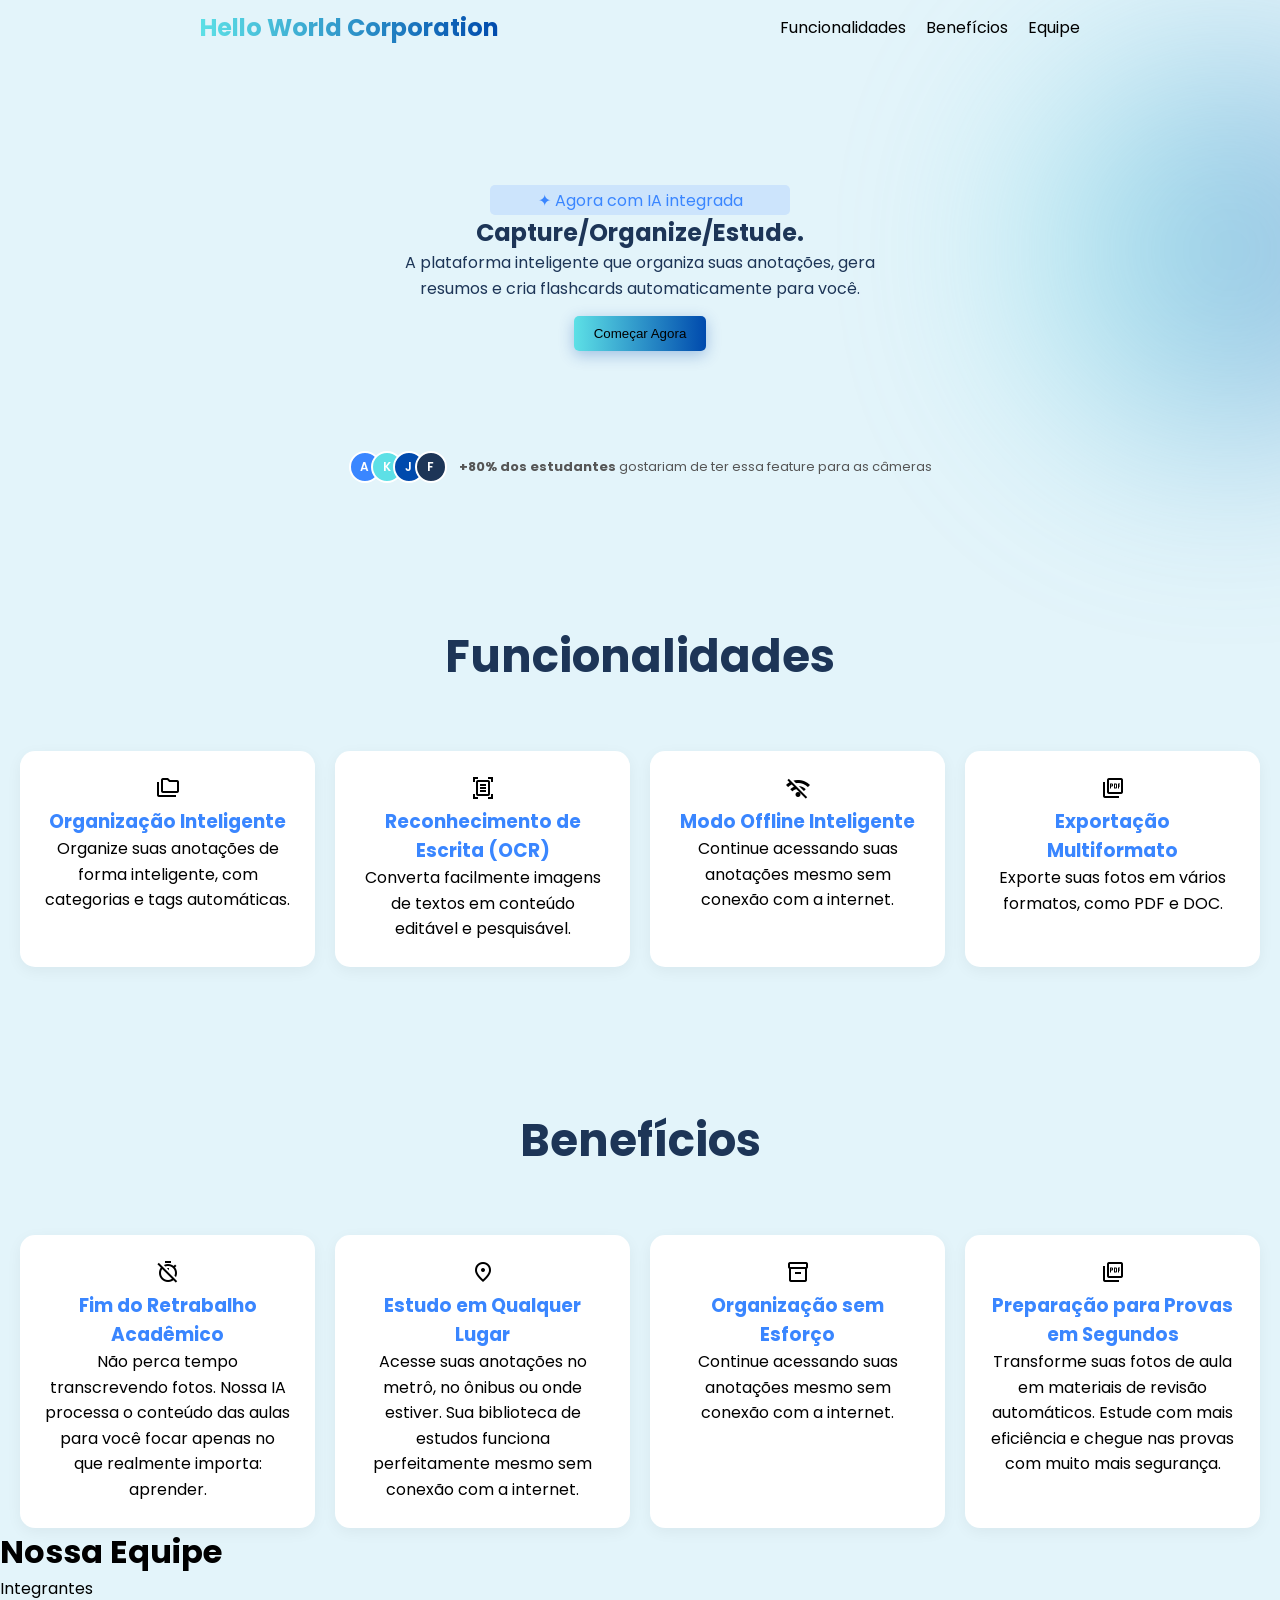
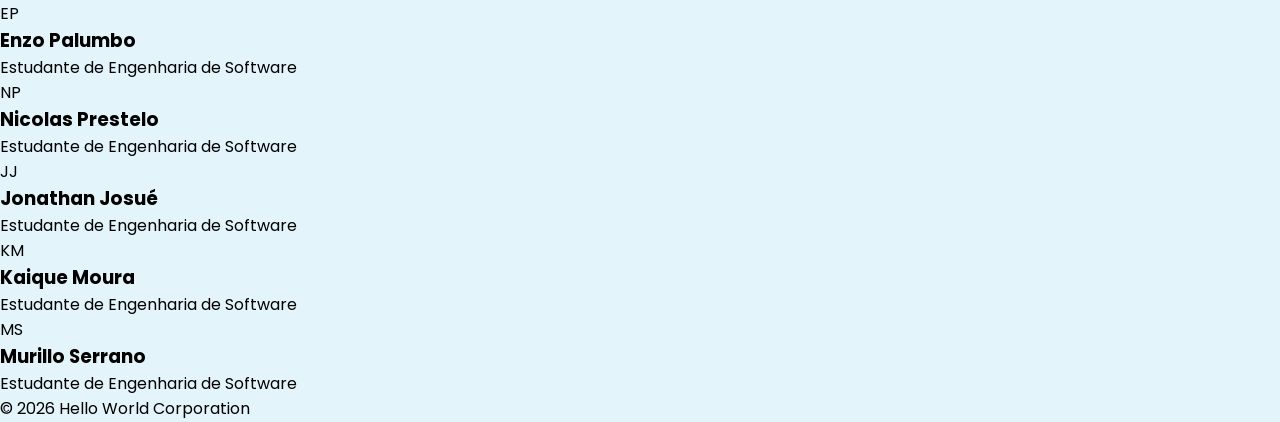
<file: index.html>
<!DOCTYPE html>
<html lang="en">
<head>
    <meta charset="UTF-8">
    <meta name="viewport" content="width=device-width, initial-scale=1.0">
    <title>Document</title>
    <!-- LINKS DE CSS -->
    <link rel="stylesheet" href="src/css/style.css">
    <!-- LINKS DE FONTES -->
    <link rel="preconnect" href="https://fonts.googleapis.com">
    <link rel="preconnect" href="https://fonts.gstatic.com" crossorigin>
    <link href="https://fonts.googleapis.com/css2?family=Inter:ital,opsz,wght@0,14..32,100..900;1,14..32,100..900&family=Poppins:ital,wght@0,100;0,200;0,300;0,400;0,500;0,600;0,700;0,800;0,900;1,100;1,200;1,300;1,400;1,500;1,600;1,700;1,800;1,900&display=swap" rel="stylesheet">

    <!-- LINKS DE ICONS -->
    <link rel="stylesheet" href="https://fonts.googleapis.com/css2?family=Material+Symbols+Outlined:opsz,wght,FILL,GRAD@24,400,0,0&icon_names=folder_copy" />
    <link rel="stylesheet" href="https://fonts.googleapis.com/css2?family=Material+Symbols+Outlined:opsz,wght,FILL,GRAD@24,400,0,0" />
</head>
<body>

    <header class="main-header">
        <div class="logo">
            <span>Hello World Corporation</span>
        </div>
        
        <nav class="nav-menu">
            <ul>
                <li><a href="#funcionalidades">Funcionalidades</a></li>
                <li><a href="#benefícios">Benefícios</a></li>
                <li><a href="#equipe">Equipe</a></li>
            </ul>
        </nav>
    </header>

    <main>
        <section class="hero">
            <span class="ia"> ✦ Agora com IA integrada</span>
            <h1>Capture<span>/</span>Organize<span>/</span>Estude.</h1>
            <p>A plataforma inteligente que organiza suas anotações, gera <br> resumos e cria flashcards automaticamente para você.</p>
            <button onclick="botaoComecar(this)" class="btn-primary">Começar Agora</button>
        </section>

        <div class="glow-sphere"></div>
        
            <div class="social-proof">
                <div class="avatars">
                    <div class="avatar" style="background: #3a86ff;">A</div>
                    <div class="avatar" style="background: #5de0e6;">K</div>
                    <div class="avatar" style="background: #004aad;">J</div>
                    <div class="avatar" style="background: #1d3557;">F</div>
                </div>
                <p><strong>+80% dos estudantes</strong> gostariam de ter essa feature para as câmeras</p>
            </div>

        <section class="features">
            <div class="features-header">
                <h1>Funcionalidades</h1>
            </div>

             <div class="features-grid">
                <div class="feature-card">
                    <span class="material-symbols-outlined">
                    folder_copy
                    </span>
                    <h3>Organização Inteligente</h3>
                    <p>Organize suas anotações de forma inteligente, com categorias e tags automáticas.</p>
                </div>

                <div class="feature-card">
                    <span class="material-symbols-outlined">
                    document_scanner
                    </span>
                    <h3>Reconhecimento de Escrita (OCR)</h3>
                    <p>Converta facilmente imagens de textos em conteúdo editável e pesquisável.</p>
                </div>

                <div class="feature-card">
                    <span class="material-symbols-outlined">
                    wifi_off
                    </span>
                    <h3>Modo Offline Inteligente</h3>
                    <p>Continue acessando suas anotações mesmo sem conexão com a internet.</p>
                </div>

                <div class="feature-card">
                    <span class="material-symbols-outlined">
                    picture_as_pdf
                    </span>
                    <h3>Exportação Multiformato</h3>
                    <p>Exporte suas fotos em vários formatos, como PDF e DOC.</p>
                </div>

               
            </div>

    </section>


    <section class="features">

        <div class="features-header">
                <h1>Benefícios</h1>
            </div>

             <div class="features-grid">
                <div class="feature-card">
                    <span class="material-symbols-outlined">
                    timer_off
                    </span>
                    <h3>Fim do Retrabalho Acadêmico</h3>
                    <p>Não perca tempo transcrevendo fotos. Nossa IA processa o conteúdo das aulas para você focar apenas no que realmente importa: aprender.</p>
                </div>

                <div class="feature-card">
                    <span class="material-symbols-outlined">
                    location_on
                    </span>
                    <h3>Estudo em Qualquer Lugar</h3>
                    <p>Acesse suas anotações no metrô, no ônibus ou onde estiver. Sua biblioteca de estudos funciona perfeitamente mesmo sem conexão com a internet.</p>
                </div>

                <div class="feature-card">
                    <span class="material-symbols-outlined">
                    inventory_2
                    </span>
                    <h3>Organização sem Esforço</h3>
                    <p>Continue acessando suas anotações mesmo sem conexão com a internet.</p>
                </div>

                <div class="feature-card">
                    <span class="material-symbols-outlined">
                    picture_as_pdf
                    </span>
                    <h3>Preparação para Provas em Segundos</h3>
                    <p>Transforme suas fotos de aula em materiais de revisão automáticos. Estude com mais eficiência e chegue nas provas com muito mais segurança.</p>
                </div>

               
            </div>

    </section>

    </main>
    <script src="/src/js/script.js"></script>
 <!--FOOTER/EQUIPE-->
<footer id="equipe" class="main-footer">
    <div class="footer-container">
        <h1>Nossa Equipe</h1>
        <p class="footer-subtitle">Integrantes</p>
    </div>
    
    <div class="team-grid">
        <!-- Card 1 -->
        <div class="member-card">
            <div class="member-avatar">EP</div>
            <h3>Enzo Palumbo</h3>
            <span>Estudante de Engenharia de Software</span>
        </div>
        
        <!-- Card 2 -->
        <div class="member-card">
            <div class="member-avatar">NP</div>
            <h3>Nicolas Prestelo</h3>
            <span>Estudante de Engenharia de Software</span>
        </div>
        
        <!-- Card 3 -->
        <div class="member-card">
            <div class="member-avatar">JJ</div>
            <h3>Jonathan Josué</h3>
            <span>Estudante de Engenharia de Software</span>
        </div>
        
        <!-- Card 4 -->
        <div class="member-card">
            <div class="member-avatar">KM</div>
            <h3>Kaique Moura</h3>
            <span>Estudante de Engenharia de Software</span>
        </div>
        
        <!-- Card 5 -->
        <div class="member-card">
            <div class="member-avatar">MS</div>
            <h3>Murillo Serrano</h3>
            <span>Estudante de Engenharia de Software</span>
        </div>
    </div>

    <div class="footer-bottom">
        <p>&copy; 2026 Hello World Corporation</p>
    </div>
</footer>
 </body>
</html>
</file>
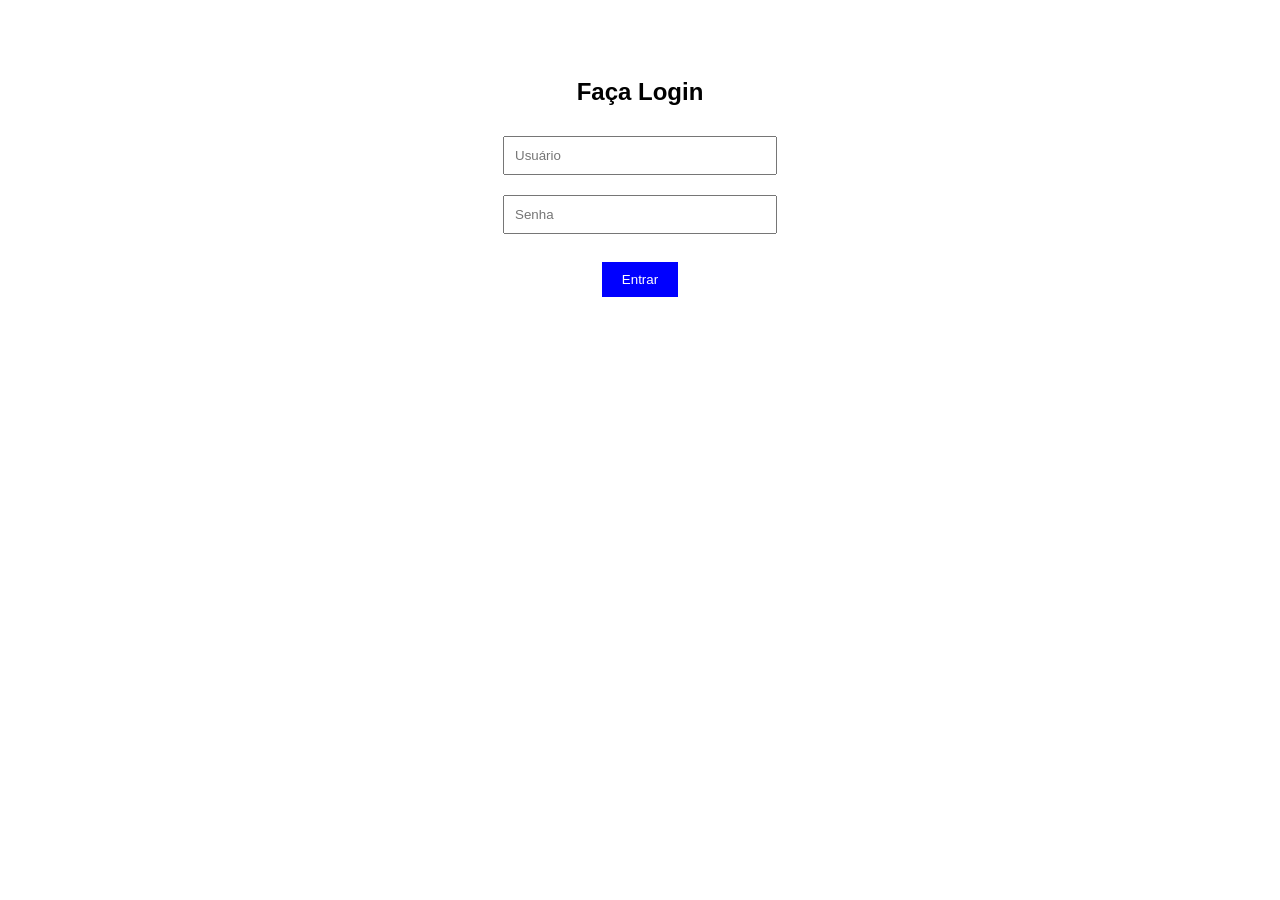
<file: src/login/login.html>
<!DOCTYPE html>
<html lang="pt-BR">
<head>
  <meta charset="UTF-8">
  <title>Login Simples</title>
  <style>body {
      font-family: Arial, sans-serif;
      text-align: center;
      padding: 50px;
    }
    input {
      padding: 10px;
      margin: 10px;
      width: 250px;
    }
    button {
      padding: 10px 20px;
      background: blue;
      color: white;
      border: none;
      cursor: pointer;
    }
    #mensagem {
      margin-top: 20px;
      font-size: 18px;
    }
    </style>
  </style>
</head>
<body>

  <h2>Faça Login</h2>

  <input type="text" id="usuario" placeholder="Usuário">
  <br>
  <input type="password" id="senha" placeholder="Senha">
  <br><br>
  <button onclick="fazerLogin()">Entrar</button>

  <div id="mensagem"></div>

<script src="../js/script.js"> </script>
</body>
</html>
</file>
<file: src/css/style.css>
*{
    padding: 0;
    margin: 0;
    box-sizing: border-box;
}

:root {
    --font-family: 'Poppins', sans-serif;
    --primary-azure: #3a86ff;
    --light-blue: #e3f4fa;
    --span-blue: #cce4fc;
    --brand-gradient: linear-gradient(90deg, #5de0e6 0%, #004aad 100%);      
    --dark-azure: #1d3557;         
}

html{
    width: 100%;
    /* overflow: hidden; */
}

.main-header{
    display: flex;
    justify-content: space-between;
    align-items: center;
    border-radius: 5px;
    margin-top: 10px;
}
.nav-menu ul {
    display: flex;       
    list-style: none;   
    gap: 20px;           
    margin: 0 200px 0 0;
    padding: 0;
}
.nav-menu a:hover {
    color: var(--primary-azure); 
}

.logo {
    font-size: 24px;
    font-weight: 700;
    background: var(--brand-gradient);
    -webkit-background-clip: text;
    -webkit-text-fill-color: transparent;
    margin-left: 200px;
}

body {
    font-family: var(--font-family);
    color: var(--text-light);
    background-color: var(--light-blue);
}


a{
    text-decoration: none;
    color: black;
}


h1, h2, h3 {
    font-weight: 700; 
    color: var(--primary-blue);
}

p {
    font-weight: 400; 
    line-height: 1.6;
}

.ia{
    display: flex;
    background-color: var(--span-blue);
    width: 300px;
    height: 30px;
    border-radius: 5px;
    align-items: center;
    justify-content: center;
    color: var(--primary-azure);
}

main {
    display: flex;
    flex-direction: column;
    align-items: center;
    margin-top: 20px;
}
                         /* Estilos para a seção hero */
.hero {
    display: flex;
    flex-direction: column;
    align-items: center;
    text-align: center;
    margin-top: 120px;
    color: var(--dark-azure);
}

.hero button {
    background: var(--brand-gradient);
    border: none;
    box-shadow: 0 4px 15px rgba(0, 74, 173, 0.3);
    padding: 10px 20px;
    border-radius: 5px;
    cursor: pointer;
    margin-top: 15px;
}


.hero button a{
    font-family: var(--font-family);
    font-weight: 600;
    color: white;
}

.glow-sphere {
    position: absolute;
    top: 50px;          
    right: -150px;      
    width: 400px;
    height: 400px;
    background: var(--brand-gradient); 
    border-radius: 50%;
    filter: blur(100px); 
    opacity: 0.4;
    z-index: -1;         
}
.social-proof {
    display: flex;
    align-items: center;
    gap: 12px;
    font-size: 13px;
    color: #555;
    margin-top: 100px;
}

.avatars {
    display: flex;
}

.avatar {
    width: 32px;
    height: 32px;
    border-radius: 50%;       
    border: 2px solid white;   
    margin-left: -10px;        
    display: flex;
    align-items: center;
    justify-content: center;
    font-size: 12px;
    font-weight: 600;
    color: white;
}

.avatars .avatar:first-child {
    margin-left: 0;            
}

.features{
    display: flex;
    flex-direction: column;
    align-items: center;
    margin-top: 120px;
    margin-top: 140px;
}




.features-header{
    display: flex;
    flex-direction: column;
    align-items: center; /* Isso força os filhos a irem para a esquerda */
    width: 100%;            
    max-width: 1000px;       
    margin-bottom: 60px;
    text-align: left;       /*Alinhamento do texto */
}



.features-grid{
    display: flex;
    flex-direction: row;
    justify-content: flex-start;
    gap: 20px;
    flex-wrap: wrap;
    width: 100%;
    padding: 0 20px; Adiciona um pouco de padding para evitar que os cards encostem nas bordas
}

.features-header h1{
    font-size: 45px;
    text-align: center;
    color: var(--dark-azure);
}


.feature-card{
    background: white;        
    padding: 25px;
    border-radius: 15px;      
    flex: 1;                  
    text-align: center;        
    box-shadow: 0 4px 15px rgba(0, 0, 0, 0.05);
}

.feature-card:hover {
    box-shadow: 0 8px 30px rgba(0, 0, 0, 0.1); 
    transform: translateY(-5px); 
    transition: ease;

}



.feature-card h3{
    color: var(--primary-azure);
}
</file>
